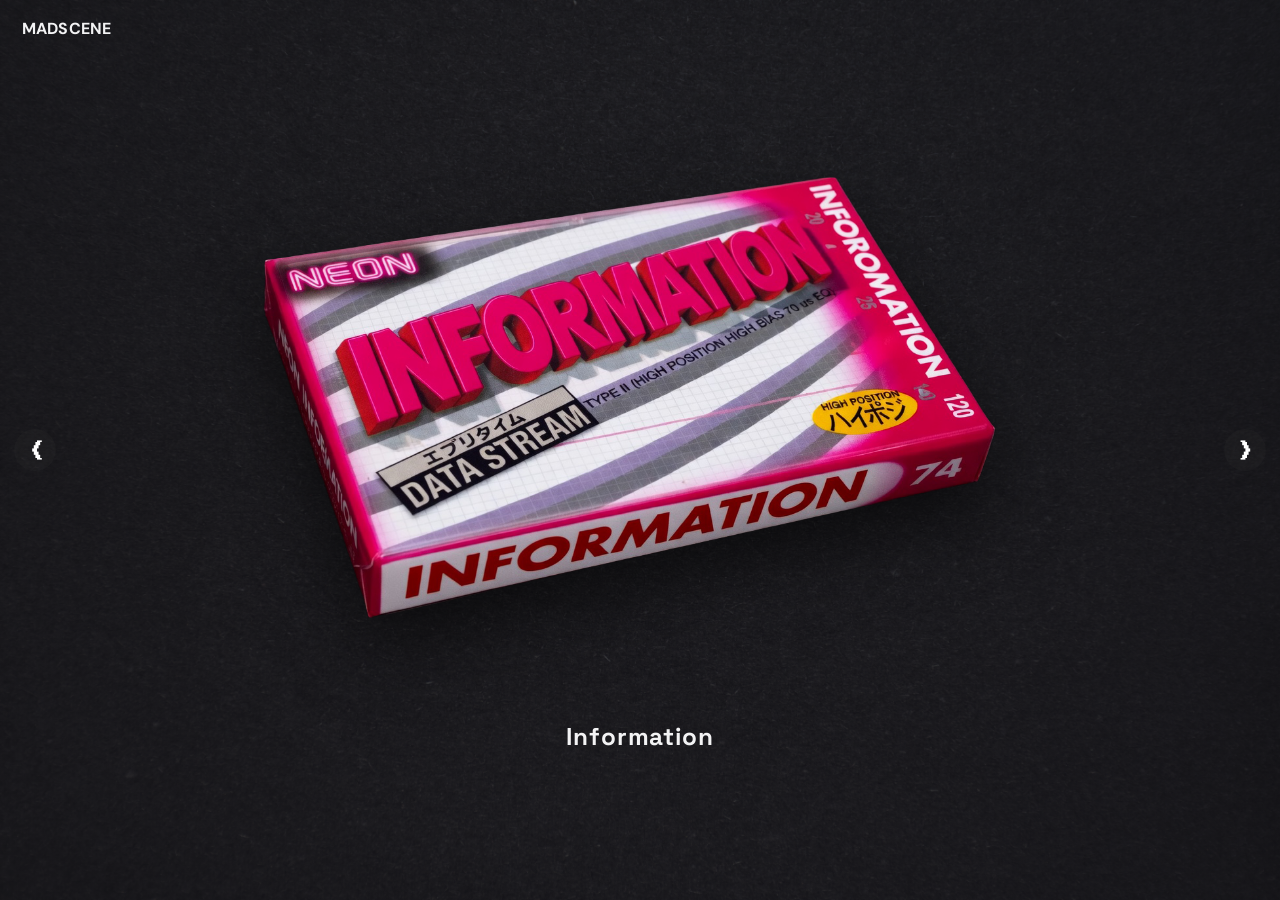
<file: index.html>
<!doctype html>
<html lang="ko">
  <head>
    <meta charset="UTF-8" />
    <meta name="viewport" content="width=device-width, initial-scale=1.0" />
    <title>My Portfolio</title>
    <link rel="preconnect" href="https://fonts.googleapis.com" />
    <link rel="preconnect" href="https://fonts.gstatic.com" crossorigin />
    <link
      href="https://fonts.googleapis.com/css2?family=DM+Sans:wght@400;500;700&family=Space+Grotesk:wght@500;700&display=swap"
      rel="stylesheet"
    />
    <link rel="stylesheet" href="styles.css?v=20260803-logo" />
  </head>
  <body class="landing-body">
    <main class="landing" aria-label="Main Section Slider">
      <header class="top-bar">
        <a class="brand" href="index.html" aria-label="홈 첫 화면으로 이동">MADSCENE</a>
      </header>

      <button class="nav-arrow left" id="prevBtn" aria-label="이전 섹션">
        &#10094;
      </button>

      <section class="hero" id="hero" aria-live="polite">
        <button class="tape-card" id="detailLinkBtn" aria-label="섹션 상세 페이지로 이동">
          <img id="heroImage" src="./info.png" alt="Information Tape Box" />
        </button>
        <p class="counter" id="counter">Information</p>
      </section>

      <button class="nav-arrow right" id="nextBtn" aria-label="다음 섹션">
        &#10095;
      </button>
    </main>

    <script src="script.js"></script>
  </body>
</html>
</file>
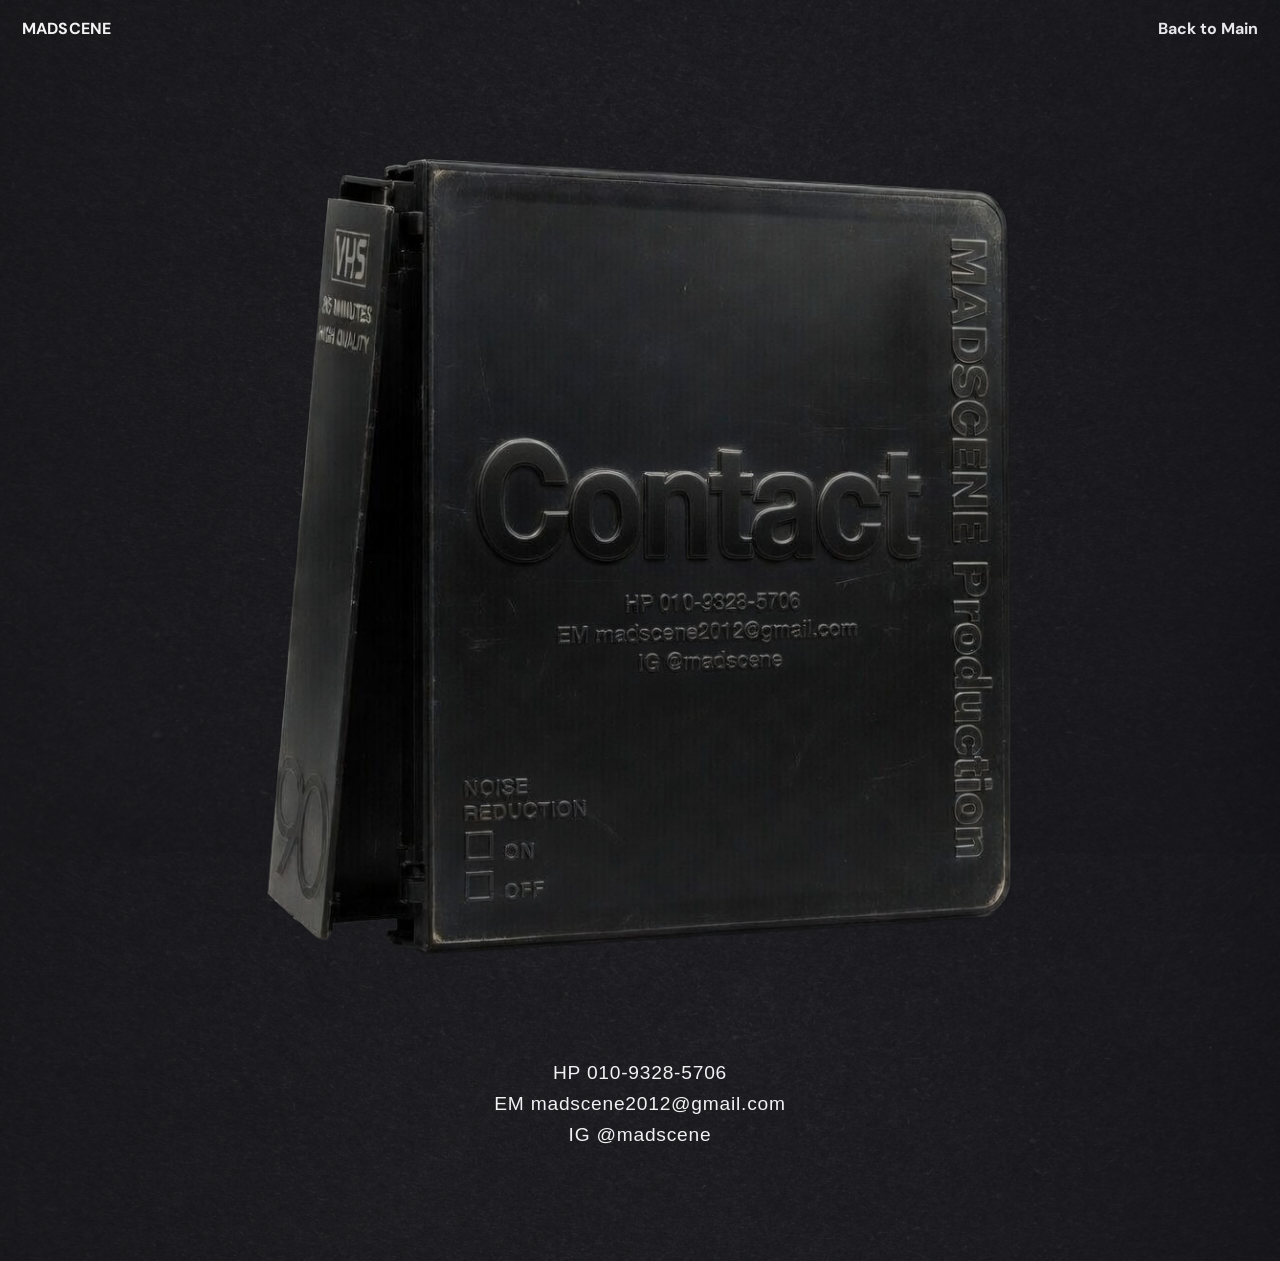
<file: contact.html>
<!doctype html>
<html lang="ko">
  <head>
    <meta charset="UTF-8" />
    <meta name="viewport" content="width=device-width, initial-scale=1.0" />
    <title>Contact | My Portfolio</title>
    <link rel="preconnect" href="https://fonts.googleapis.com" />
    <link rel="preconnect" href="https://fonts.gstatic.com" crossorigin />
    <link
      href="https://fonts.googleapis.com/css2?family=DM+Sans:wght@400;500;700&family=Space+Grotesk:wght@500;700&display=swap"
      rel="stylesheet"
    />
    <link rel="stylesheet" href="styles.css?v=20260803-logo" />
  </head>
  <body class="portfolio-page contact-page">
    <main class="portfolio-wrap">
      <header class="portfolio-top">
        <a class="brand" href="index.html" aria-label="홈 첫 화면으로 이동">MADSCENE</a>
        <a class="back-link" href="index.html">Back to Main</a>
      </header>

      <section class="plain-image-section">
        <a
          class="mail-link"
          href="mailto:madscene2012@gmail.com?subject=MADSCENE%20Contact"
          aria-label="메일 보내기"
        >
          <img src="./con.png" alt="Contact Visual" />
        </a>
        <div class="contact-copy" aria-label="연락처 정보">
          <p>
            HP
            <a class="contact-email-link" href="sms:01093285706">010-9328-5706</a>
          </p>
          <p>
            EM
            <a
              class="contact-email-link"
              href="mailto:madscene2012@gmail.com?subject=MADSCENE%20Contact"
            >
              madscene2012@gmail.com
            </a>
          </p>
          <p>
            IG
            <a
              class="contact-email-link"
              href="https://www.instagram.com/madscene"
              target="_blank"
              rel="noopener noreferrer"
            >
              @madscene
            </a>
          </p>
        </div>
      </section>
    </main>
  </body>
</html>
</file>
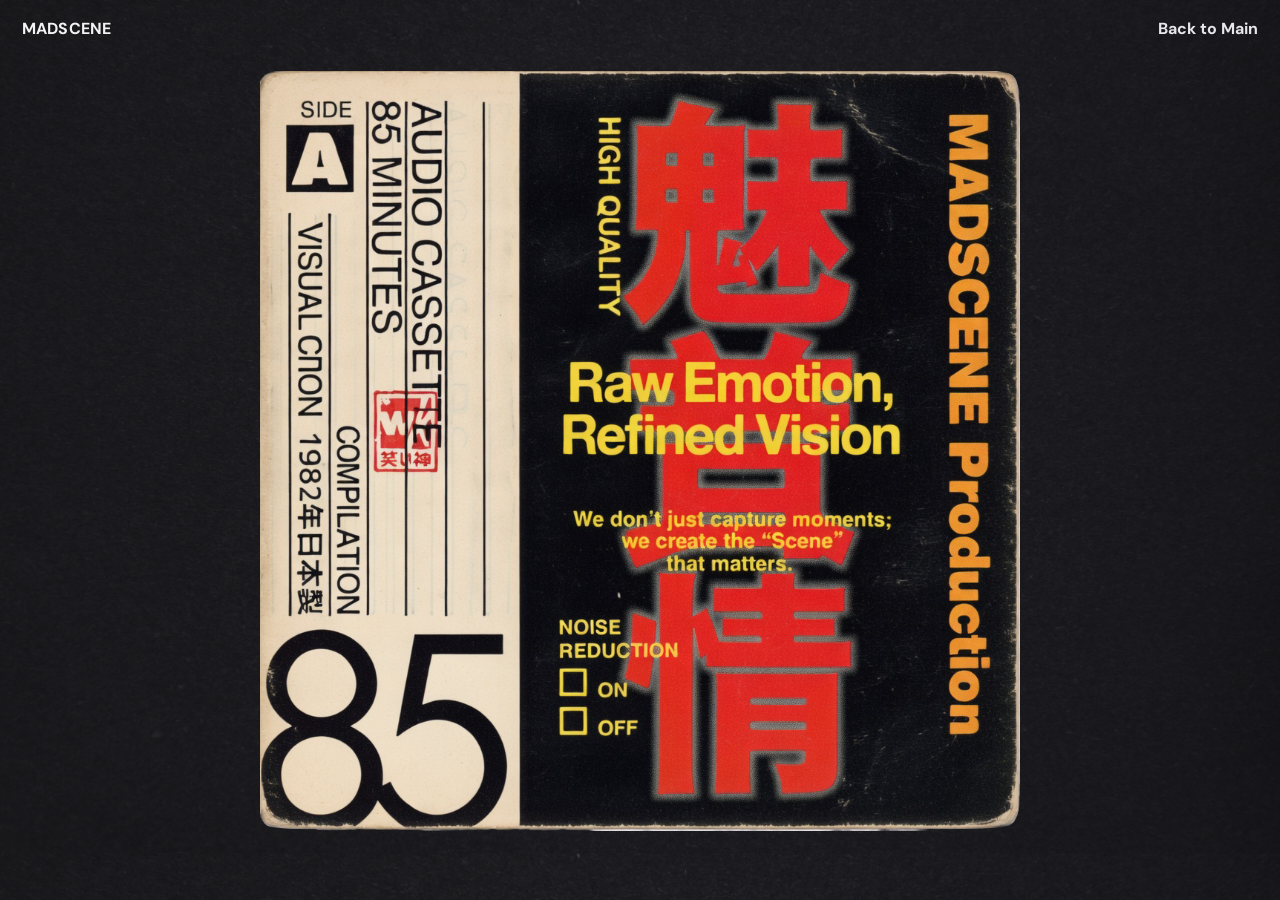
<file: information.html>
<!doctype html>
<html lang="ko">
  <head>
    <meta charset="UTF-8" />
    <meta name="viewport" content="width=device-width, initial-scale=1.0" />
    <title>Information | My Portfolio</title>
    <link rel="preconnect" href="https://fonts.googleapis.com" />
    <link rel="preconnect" href="https://fonts.gstatic.com" crossorigin />
    <link
      href="https://fonts.googleapis.com/css2?family=DM+Sans:wght@400;500;700&family=Space+Grotesk:wght@500;700&display=swap"
      rel="stylesheet"
    />
    <link rel="stylesheet" href="styles.css?v=20260803-logo" />
  </head>
  <body class="portfolio-page info-page">
    <main class="portfolio-wrap">
      <header class="portfolio-top">
        <a class="brand" href="index.html" aria-label="홈 첫 화면으로 이동">MADSCENE</a>
        <a class="back-link" href="index.html">Back to Main</a>
      </header>

      <section class="plain-image-section">
        <img src="./Informa.png" alt="Information Visual" />
      </section>
    </main>
  </body>
</html>
</file>
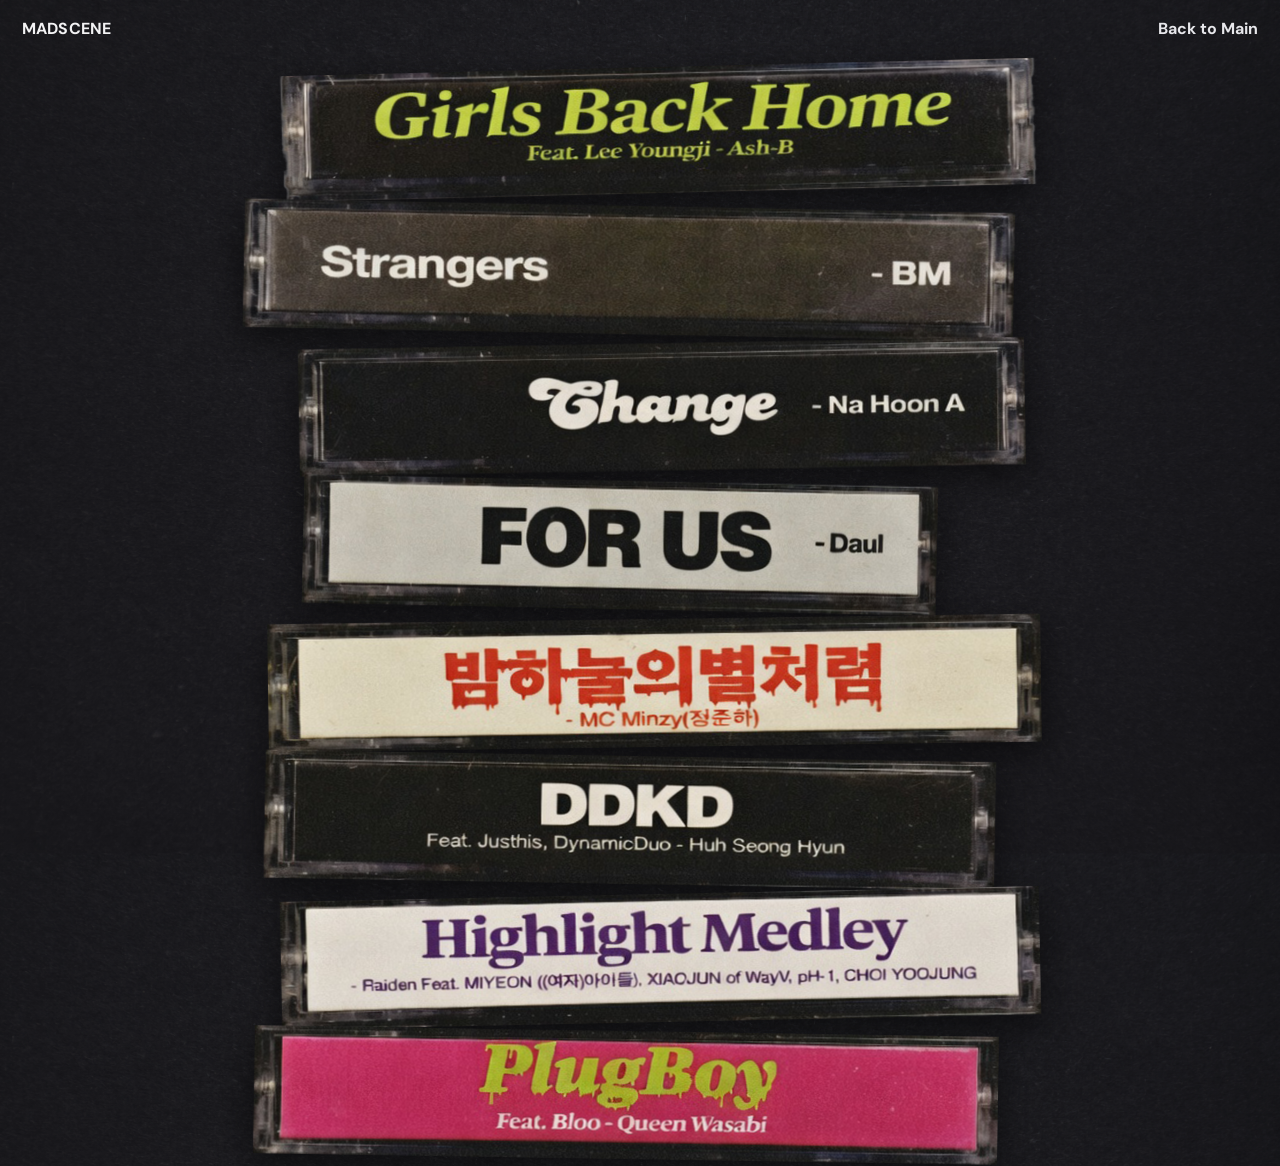
<file: portfolio.html>
<!doctype html>
<html lang="ko">
  <head>
    <meta charset="UTF-8" />
    <meta name="viewport" content="width=device-width, initial-scale=1.0" />
    <title>Portfolio | MADSCENE</title>
    <link rel="preconnect" href="https://fonts.googleapis.com" />
    <link rel="preconnect" href="https://fonts.gstatic.com" crossorigin />
    <link
      href="https://fonts.googleapis.com/css2?family=DM+Sans:wght@400;500;700&family=Space+Grotesk:wght@500;700&display=swap"
      rel="stylesheet"
    />
    <link rel="stylesheet" href="styles.css?v=20260803-logo" />
  </head>
  <body class="portfolio-page">
    <main class="portfolio-wrap">
      <header class="portfolio-top">
        <a class="brand" href="index.html" aria-label="홈 첫 화면으로 이동">MADSCENE</a>
        <a class="back-link" href="index.html">Back to Main</a>
      </header>

      <section class="tape-stack" aria-label="포트폴리오 테이프 목록">
        <a class="stack-item i1" href="https://www.youtube.com/watch?v=5cJEZ-pC-RQ&list=RD5cJEZ-pC-RQ&start_radio=1" target="_blank" rel="noopener noreferrer">
          <img src="./P01.png" alt="Portfolio Tape 01" />
        </a>
        <a class="stack-item i2" href="https://www.youtube.com/watch?v=rkrXoMNiM5M&list=RDrkrXoMNiM5M&start_radio=1" target="_blank" rel="noopener noreferrer">
          <img src="./P02.png" alt="Portfolio Tape 02" />
        </a>
        <a class="stack-item i3" href="https://www.youtube.com/watch?v=uGJoFdgE6ts&list=RDuGJoFdgE6ts&start_radio=1" target="_blank" rel="noopener noreferrer">
          <img src="./P03.png" alt="Portfolio Tape 03" />
        </a>
        <a class="stack-item i4" href="https://youtu.be/J-gE6-I_a1E?list=RDJ-gE6-I_a1E" target="_blank" rel="noopener noreferrer">
          <img src="./P04.png" alt="Portfolio Tape 04" />
        </a>
        <a class="stack-item i5" href="https://www.youtube.com/watch?v=1DlXD8KIWv8&list=RD1DlXD8KIWv8&start_radio=1" target="_blank" rel="noopener noreferrer">
          <img src="./P05.png" alt="Portfolio Tape 05" />
        </a>
        <a class="stack-item i6" href="https://www.youtube.com/watch?v=HKsLk6W8RHc&list=RDHKsLk6W8RHc&start_radio=1" target="_blank" rel="noopener noreferrer">
          <img src="./P06.png" alt="Portfolio Tape 06" />
        </a>
        <a class="stack-item i7" href="https://www.youtube.com/watch?v=qlgYECNZID0&list=RDqlgYECNZID0&start_radio=1" target="_blank" rel="noopener noreferrer">
          <img src="./P07.png" alt="Portfolio Tape 07" />
        </a>
        <a class="stack-item i8" href="https://www.youtube.com/watch?v=OhPuD4pwGKA&list=RDOhPuD4pwGKA&start_radio=1" target="_blank" rel="noopener noreferrer">
          <img src="./P08.png" alt="Portfolio Tape 08" />
        </a>
      </section>
    </main>

    <div
      class="portfolio-viewer"
      id="portfolioViewer"
      aria-hidden="true"
      role="dialog"
      aria-modal="true"
      aria-labelledby="portfolioViewerTitle"
    >
      <div class="portfolio-viewer__backdrop" id="portfolioViewerBackdrop"></div>
      <div class="portfolio-viewer__panel">
        <button
          class="portfolio-viewer__close"
          id="portfolioViewerClose"
          aria-label="영상 닫기"
        >
          &times;
        </button>
        <p class="portfolio-viewer__title" id="portfolioViewerTitle">Portfolio Tape</p>
        <div class="portfolio-viewer__media">
          <iframe
            id="portfolioViewerFrame"
            src=""
            title="포트폴리오 영상 플레이어"
            allow="accelerometer; autoplay; clipboard-write; encrypted-media; gyroscope; picture-in-picture; web-share"
            referrerpolicy="strict-origin-when-cross-origin"
            allowfullscreen
          ></iframe>
        </div>
      </div>
    </div>

    <script src="portfolio.js"></script>
  </body>
</html>
</file>
<file: styles.css>
:root {
  --bg-main: #151419;
  --text-main: #f3f3f4;
  --muted: #a8a8b3;
  --card-shadow: 0 28px 60px rgba(0, 0, 0, 0.45);
}

* {
  box-sizing: border-box;
}

html,
body {
  margin: 0;
  padding: 0;
  width: 100%;
  height: 100%;
}

body {
  font-family: "DM Sans", sans-serif;
  background-color: var(--bg-main);
  background-image: linear-gradient(
      rgba(21, 20, 25, 0.72),
      rgba(21, 20, 25, 0.72)
    ),
    url("./ori.jpg");
  background-size: cover;
  background-position: center;
  background-repeat: no-repeat;
  color: var(--text-main);
}

.landing-body {
  overflow: hidden;
}

.landing {
  position: relative;
  width: 100vw;
  height: 100vh;
  min-height: 620px;
  display: grid;
  place-items: center;
  padding: 22px;
}

.top-bar {
  position: absolute;
  top: 18px;
  left: 22px;
  right: 22px;
  display: flex;
  justify-content: flex-start;
  align-items: center;
  gap: 28px;
  z-index: 10;
}

.brand,
.brand:visited,
.brand:hover,
.brand:active {
  margin: 0;
  color: var(--text-main);
  font-weight: 700;
  font-size: clamp(1rem, 1.2vw, 1.85rem);
  letter-spacing: 0.01em;
  text-decoration: none;
}

.brand:focus-visible {
  outline: 2px solid currentColor;
  outline-offset: 4px;
}

.section-label {
  margin: 0;
  font-weight: 700;
  font-size: clamp(0.95rem, 1.15vw, 1.65rem);
  font-family: "Space Grotesk", sans-serif;
}

.hero {
  width: min(92vw, 980px);
  display: grid;
  justify-items: center;
  row-gap: 22px;
  transition: transform 450ms cubic-bezier(0.18, 0.7, 0.15, 1),
    opacity 450ms cubic-bezier(0.18, 0.7, 0.15, 1);
}

.hero.slide-out-left {
  transform: translateX(-140px);
  opacity: 0;
}

.hero.slide-out-right {
  transform: translateX(140px);
  opacity: 0;
}

.hero.slide-in-left {
  transform: translateX(140px);
  opacity: 0;
}

.hero.slide-in-right {
  transform: translateX(-140px);
  opacity: 0;
}

.tape-card {
  border: none;
  background: transparent;
  padding: 0;
  cursor: pointer;
  width: min(88vw, 900px);
  border-radius: 16px;
  transition: transform 250ms ease, filter 250ms ease;
}

.tape-card img {
  width: 100%;
  max-width: 860px;
  height: auto;
  display: block;
  border-radius: 14px;
  filter: drop-shadow(0 30px 36px rgba(0, 0, 0, 0.58));
}

.tape-card:hover {
  transform: translateY(-4px) scale(1.008);
  filter: saturate(1.02);
}

.counter {
  margin: 0;
  min-width: 12ch;
  min-height: 1.6em;
  display: grid;
  place-items: center;
  text-align: center;
  font-family: "Space Grotesk", sans-serif;
  font-size: clamp(1.2rem, 1.9vw, 1.85rem);
  font-weight: 700;
  letter-spacing: 0.04em;
  opacity: 0;
  transform: translateY(20px);
  transition: opacity 480ms ease, transform 480ms cubic-bezier(0.2, 0.8, 0.2, 1);
}

.counter.is-visible {
  opacity: 1;
  transform: translateY(0);
}

.counter[data-section="information"] {
  padding-top: 1.55em;
}

.nav-arrow {
  position: absolute;
  top: 50%;
  transform: translateY(-50%);
  width: 42px;
  height: 42px;
  border-radius: 999px;
  border: none;
  background: rgba(50, 50, 50, 0.18);
  color: #ffffff;
  font-size: 1.6rem;
  line-height: 1;
  cursor: pointer;
  display: grid;
  place-items: center;
  transition: background 180ms ease, transform 180ms ease;
  z-index: 12;
}

.nav-arrow:hover {
  background: rgba(20, 20, 20, 0.42);
  transform: translateY(-50%) scale(1.05);
}

.nav-arrow.left {
  left: 14px;
}

.nav-arrow.right {
  right: 14px;
}

.detail-page {
  min-height: 100vh;
  padding: 36px 20px 52px;
  background-color: var(--bg-main);
  background-image: linear-gradient(
      rgba(21, 20, 25, 0.72),
      rgba(21, 20, 25, 0.72)
    ),
    url("./ori.jpg");
  background-size: cover;
  background-position: center;
  background-repeat: no-repeat;
}

.detail-wrap {
  width: min(1020px, 100%);
  margin: 0 auto;
}

.detail-top {
  display: flex;
  justify-content: space-between;
  align-items: center;
  gap: 16px;
  margin-bottom: 26px;
}

.detail-title {
  margin: 0;
  font-family: "Space Grotesk", sans-serif;
  font-size: clamp(1.4rem, 3vw, 2.45rem);
}

.back-link {
  color: #e7e7eb;
  text-decoration: none;
  font-weight: 700;
}

.back-link:hover {
  text-decoration: underline;
}

.detail-card {
  background: #24232d;
  border-radius: 18px;
  padding: 18px;
  box-shadow: 0 18px 44px rgba(0, 0, 0, 0.35);
}

.detail-card img {
  width: 100%;
  display: block;
  border-radius: 12px;
}

.detail-copy {
  margin: 18px 6px 0;
  color: #e1e1e6;
  line-height: 1.65;
  font-size: 1.03rem;
}

@media (max-width: 900px) {
  .top-bar {
    gap: 14px;
  }

  .section-label,
  .brand {
    font-size: 1rem;
  }

  .hero {
    width: min(95vw, 740px);
    row-gap: 14px;
    transform: translate(-14px, -22px);
  }

  .hero.slide-out-left {
    transform: translate(-154px, -22px);
  }

  .hero.slide-out-right {
    transform: translate(126px, -22px);
  }

  .hero.slide-in-left {
    transform: translate(126px, -22px);
  }

  .hero.slide-in-right {
    transform: translate(-154px, -22px);
  }

  .tape-card {
    width: min(72vw, 520px);
  }

  .tape-card img {
    filter: none;
  }

  .counter {
    font-size: 1.15rem;
  }

  .counter[data-section="information"] {
    padding-top: 1.55em;
  }

  .nav-arrow {
    top: calc(50% - 22px);
    width: 36px;
    height: 36px;
    font-size: 1.25rem;
  }
}

@media (max-width: 600px) {
  .tape-card {
    width: min(66vw, 320px);
  }
}

.portfolio-page {
  min-height: 100vh;
  padding: 18px 22px 52px;
  background-color: var(--bg-main);
  background-image: linear-gradient(
      rgba(21, 20, 25, 0.72),
      rgba(21, 20, 25, 0.72)
    ),
    url("./ori.jpg");
  background-size: 100% auto, 100% auto;
  background-position: center top, center top;
  background-repeat: repeat-y, repeat-y;
  color: #f5f5f8;
}

.portfolio-wrap {
  width: 100%;
  margin: 0 auto;
}

.portfolio-top {
  display: flex;
  align-items: center;
  gap: 12px;
  margin-bottom: 28px;
  padding: 0;
}

.portfolio-top .back-link {
  margin-left: auto;
}

.tape-stack {
  display: flex;
  flex-direction: column;
  align-items: center;
  gap: 8px;
}

.stack-item {
  width: min(92vw, 780px);
  display: block;
  border-radius: 8px;
  transition: transform 240ms ease, filter 240ms ease;
}

.stack-item img {
  width: 100%;
  display: block;
  border-radius: 8px;
  filter: drop-shadow(0 12px 18px rgba(0, 0, 0, 0.55));
}

.stack-item:hover {
  transform: translateY(-3px) scale(1.015);
  filter: brightness(1.02);
}

.portfolio-viewer {
  position: fixed;
  inset: 0;
  display: grid;
  place-items: center;
  padding: 24px;
  opacity: 0;
  pointer-events: none;
  transition: opacity 220ms ease;
  z-index: 40;
}

.portfolio-viewer.is-open {
  opacity: 1;
  pointer-events: auto;
}

.portfolio-viewer__backdrop {
  position: absolute;
  inset: 0;
  background: rgba(9, 9, 13, 0.84);
  backdrop-filter: blur(10px);
}

.portfolio-viewer__panel {
  position: relative;
  width: min(1120px, 100%);
  max-height: min(92vh, 980px);
  padding: 28px 28px 24px;
  border-radius: 24px;
  border: 1px solid rgba(255, 255, 255, 0.08);
  background: rgba(26, 25, 33, 0.96);
  box-shadow: 0 32px 80px rgba(0, 0, 0, 0.52);
  display: grid;
  gap: 18px;
  justify-items: center;
  transform: translateY(16px) scale(0.98);
  transition: transform 220ms ease;
  z-index: 1;
}

.portfolio-viewer.is-open .portfolio-viewer__panel {
  transform: translateY(0) scale(1);
}

.portfolio-viewer__close {
  position: absolute;
  top: 14px;
  right: 14px;
  width: 40px;
  height: 40px;
  border: none;
  border-radius: 999px;
  background: rgba(255, 255, 255, 0.08);
  color: #fff;
  font-size: 1.9rem;
  line-height: 1;
  cursor: pointer;
}

.portfolio-viewer__title {
  margin: 0;
  padding-right: 40px;
  font-family: "Space Grotesk", sans-serif;
  font-size: clamp(1.2rem, 2vw, 1.8rem);
  font-weight: 700;
  letter-spacing: 0.03em;
}

.portfolio-viewer__media {
  width: 100%;
  aspect-ratio: 16 / 9;
  border-radius: 16px;
  overflow: hidden;
  background: #000;
}

.portfolio-viewer__media iframe {
  width: 100%;
  height: 100%;
  border: 0;
  display: block;
}

.i1 {
  transform: translateX(18px) rotate(-1.4deg);
}

.i2 {
  transform: translateX(-12px) rotate(1.1deg);
}

.i3 {
  transform: translateX(22px) rotate(-1deg);
}

.i4 {
  transform: translateX(-20px) rotate(1.2deg);
}

.i5 {
  transform: translateX(14px) rotate(-0.8deg);
}

.i6 {
  transform: translateX(-10px) rotate(1deg);
}

.i7 {
  transform: translateX(20px) rotate(-1.2deg);
}

.i8 {
  transform: translateX(-14px) rotate(0.9deg);
}

.i9 {
  transform: translateX(8px) rotate(-0.7deg);
}

.portfolio-note {
  margin: 24px 0 0;
  color: #c6c6cf;
  font-size: 0.95rem;
  text-align: center;
}

@media (max-width: 780px) {
  .portfolio-page {
    padding: 18px 22px 52px;
    overflow-x: hidden;
  }

  .tape-stack {
    align-items: stretch;
    gap: 14px;
  }

  .stack-item {
    width: min(84vw, 640px);
  }

  .i1 {
    align-self: flex-end;
    transform: rotate(-1.8deg);
  }

  .i2 {
    align-self: flex-start;
    transform: rotate(1.6deg);
  }

  .i3 {
    width: min(86vw, 640px);
    align-self: flex-end;
    transform: rotate(-1.2deg);
  }

  .i4 {
    width: min(82vw, 640px);
    align-self: flex-start;
    transform: rotate(1.9deg);
  }

  .i5 {
    align-self: flex-end;
    transform: rotate(-1.4deg);
  }

  .i6 {
    width: min(85vw, 640px);
    align-self: flex-start;
    transform: rotate(1.5deg);
  }

  .i7 {
    width: min(81vw, 640px);
    align-self: flex-end;
    transform: rotate(-2deg);
  }

  .i8 {
    width: min(86vw, 640px);
    align-self: flex-start;
    transform: rotate(1.3deg);
  }

  .portfolio-viewer {
    padding: 16px;
  }

  .portfolio-viewer__panel {
    padding: 20px 16px 18px;
    border-radius: 18px;
  }

  .portfolio-viewer__media {
    aspect-ratio: 16 / 10;
  }
}

.plain-image-section {
  width: 100%;
  display: grid;
  place-items: center;
  padding: 4px 0 0;
}

.plain-image-section img {
  width: min(82vw, 760px);
  display: block;
  border-radius: 0;
  box-shadow: none;
}

.contact-page .plain-image-section img {
  width: min(92vw, 980px);
}

.contact-copy {
  margin-top: 22px;
  display: grid;
  gap: 8px;
  justify-items: center;
  text-align: center;
  color: #f1f1f4;
  font-family: "Helvetica Neue", Helvetica, Arial, sans-serif;
  font-size: clamp(0.95rem, 1.5vw, 1.2rem);
  font-weight: 300;
  line-height: 1.2;
  letter-spacing: 0.04em;
}

.contact-copy p {
  margin: 0;
}

.contact-email-link {
  color: inherit;
  text-decoration: none;
}

.contact-email-link:hover {
  text-decoration: underline;
}

@media (min-width: 781px) {
  .contact-copy {
    margin-top: 10px;
    margin-bottom: 6em;
  }
}

.mail-link {
  display: inline-block;
  text-decoration: none;
}
</file>
